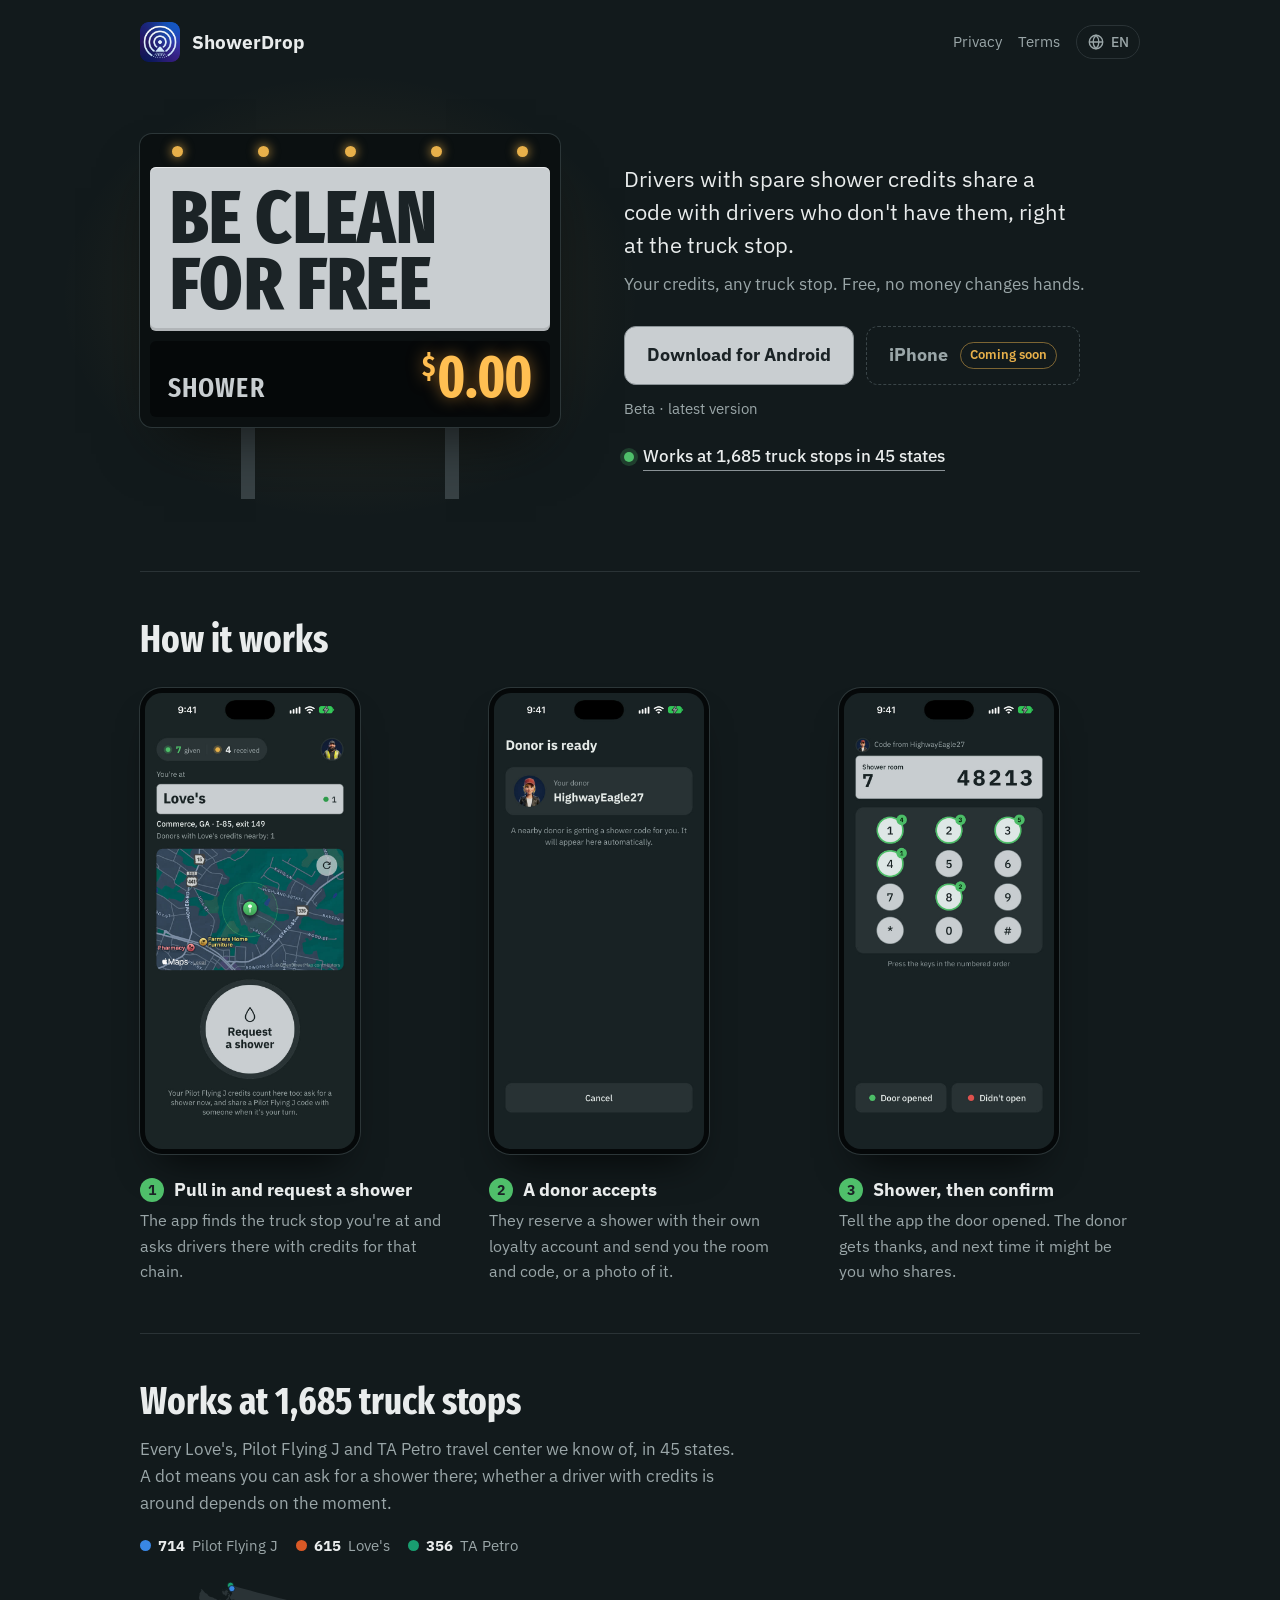
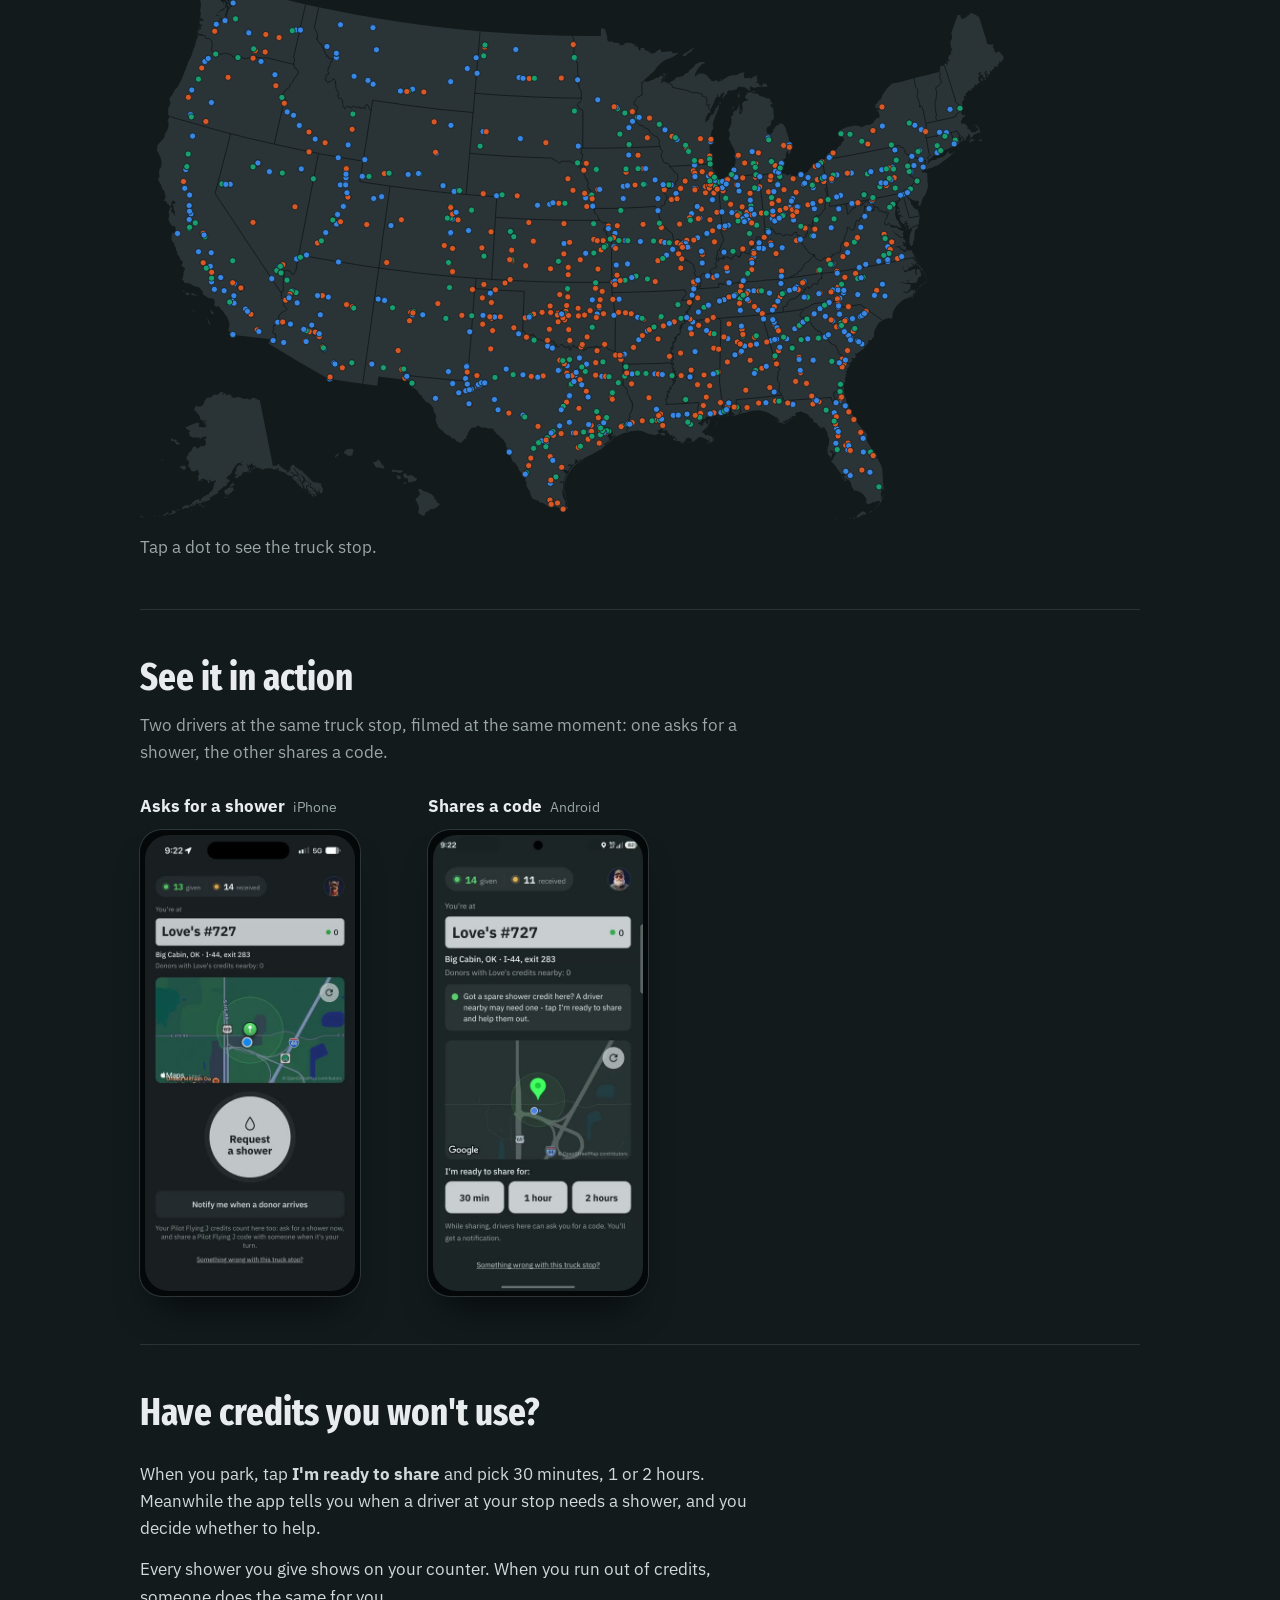
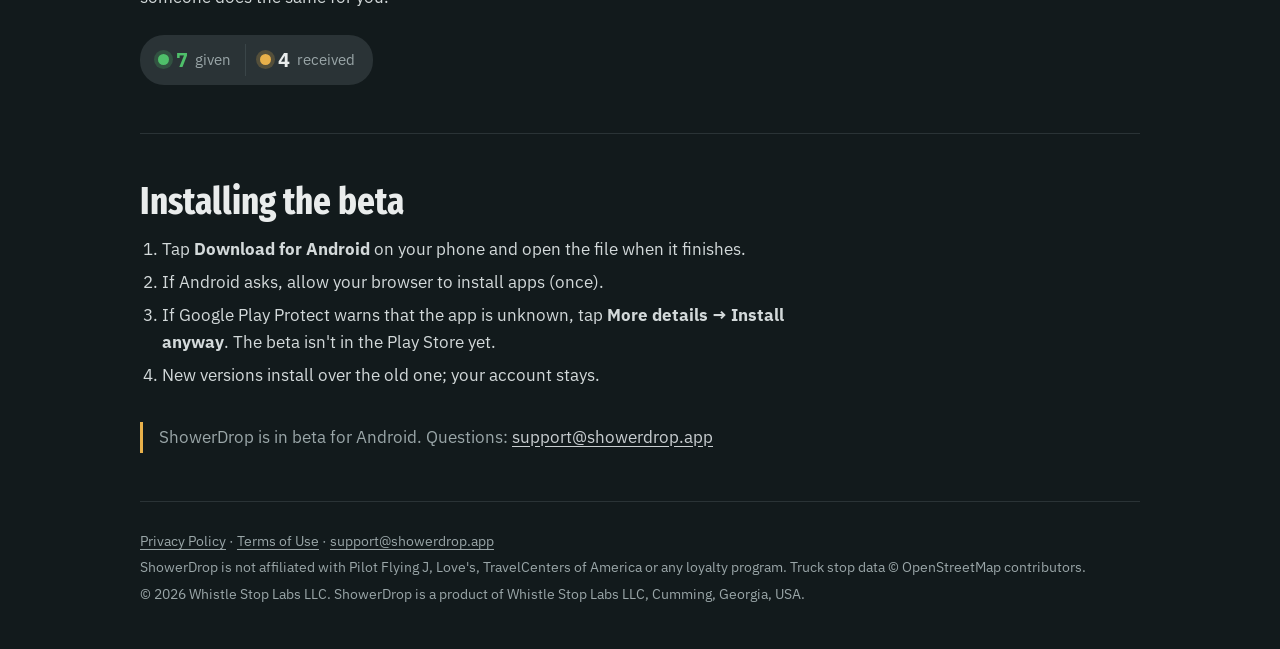
<file: index.html>
<!doctype html>
<html lang="en">
<head>
  <meta charset="utf-8">
  <meta name="viewport" content="width=device-width, initial-scale=1">
  <title>ShowerDrop</title>
  <meta name="description" content="Truck drivers share spare shower credits at truck stops. Free, no money involved.">
  <link rel="icon" href="favicon.png?v=20261019">
  <link rel="preconnect" href="https://fonts.googleapis.com">
  <link rel="preconnect" href="https://fonts.gstatic.com" crossorigin>
  <link href="https://fonts.googleapis.com/css2?family=Fira+Sans+Extra+Condensed:wght@600;700;800&family=IBM+Plex+Sans:wght@400;500;700&display=swap" rel="stylesheet">
  <link rel="stylesheet" href="style.css?v=20261017c">
</head>
<body class="home-page">
  <header>
    <a class="home" href="./"><img src="logo.png?v=20261019" alt="">ShowerDrop</a>
    <nav>
      <a href="privacy.html" data-i18n="nav.privacy">Privacy</a>
      <a href="terms.html" data-i18n="nav.terms">Terms</a>
    </nav>
  </header>

  <main>
    <!-- The hero is a truck stop pylon sign: marker lamps, the headline on the steel face, a price board. -->
    <section class="hero">
      <div class="pylon">
        <div class="sign">
          <div class="markers" aria-hidden="true"><i></i><i></i><i></i><i></i><i></i></div>
          <h1 data-i18n="hero.h">Be clean for free</h1>
          <div class="board">
            <span data-i18n="board.item">Shower</span>
            <b><small>$</small>0.00</b>
          </div>
        </div>
        <div class="posts" aria-hidden="true"></div>
      </div>

      <div class="pitch">
        <p class="lead" data-i18n="lead">Drivers with spare shower credits share a code with drivers who don't have them, right at the truck stop.</p>
        <p class="sub" data-i18n="sub">Your credits, any truck stop. Free, no money changes hands.</p>
        <div class="download">
          <div class="stores">
            <a class="button" href="https://github.com/dmytro-s88/showerdrop-site/releases/latest/download/ShowerDrop.apk" data-i18n="download">Download for Android</a>
            <span class="button button-soon" role="note" aria-label="iPhone: coming soon">
              <span>iPhone</span> <span class="soon" data-i18n="soon">Coming soon</span>
            </span>
          </div>
          <span id="release" data-i18n="release.default">Beta · latest version</span>
        </div>
        <a class="where-link" href="#where" id="where-link"><i aria-hidden="true"></i><span>Works at 1,685 truck stops in 45 states</span></a>
      </div>
    </section>

    <section class="how">
      <h2 data-i18n="how.h">How it works</h2>
      <ol class="steps">
        <li>
          <figure class="phone"><img src="img/step-1.jpg" width="350" height="761" alt="" data-i18n-alt="shot1.alt"></figure>
          <div><b data-i18n="step1.t">Pull in and request a shower</b><span data-i18n="step1.d">The app finds the truck stop you're at and asks drivers there with credits for that chain.</span></div>
        </li>
        <li>
          <figure class="phone"><img src="img/step-2.jpg" width="350" height="761" alt="" data-i18n-alt="shot2.alt" loading="lazy"></figure>
          <div><b data-i18n="step2.t">A donor accepts</b><span data-i18n="step2.d">They reserve a shower with their own loyalty account and send you the room and code, or a photo of it.</span></div>
        </li>
        <li>
          <figure class="phone"><img src="img/step-3.jpg" width="350" height="761" alt="" data-i18n-alt="shot3.alt" loading="lazy"></figure>
          <div><b data-i18n="step3.t">Shower, then confirm</b><span data-i18n="step3.d">Tell the app the door opened. The donor gets thanks, and next time it might be you who shares.</span></div>
        </li>
      </ol>
    </section>

    <!-- Where it works: every truck stop in the app, drawn by scripts/site-map/build.mjs into stops-map.svg
         (loaded when the section comes near). Tap a dot: the stop and a link to directions. -->
    <section class="where" id="where" aria-labelledby="where-h">
      <h2 id="where-h">Works at 1,685 truck stops</h2>
      <p class="where-sub" id="where-sub">Every Love's, Pilot Flying J and TA Petro travel center we know of, in 45 states.</p>
      <div class="where-chains" id="where-chains" aria-hidden="true"></div>
      <div class="where-map" id="where-map" role="img" aria-labelledby="where-h"></div>
      <p class="where-pick" id="where-pick" aria-live="polite" data-i18n="where.pick">Tap a dot to see the truck stop.</p>
    </section>

    <!-- Two phones filmed at the same moment at Love's #727, Big Cabin, OK (2026-10-17): the receiver (iPhone)
         and the donor (Android), status bars kept so the phones are recognisable. The two videos are kept in
         step by the script at the bottom. -->
    <section class="live" aria-labelledby="live-h">
      <h2 id="live-h" data-i18n="live.h">See it in action</h2>
      <p class="live-sub" data-i18n="live.sub">Two drivers at the same truck stop, filmed at the same moment: one asks for a shower, the other shares a code.</p>
      <div class="duo">
        <figure>
          <figcaption><b data-i18n="live.receiver">Asks for a shower</b><span>iPhone</span></figcaption>
          <div class="phone live-phone"><video src="video/receiver-iphone.mp4" poster="video/receiver-iphone.jpg" muted playsinline preload="metadata"></video></div>
        </figure>
        <figure>
          <figcaption><b data-i18n="live.donor">Shares a code</b><span>Android</span></figcaption>
          <div class="phone live-phone"><video src="video/donor-android.mp4" poster="video/donor-android.jpg" muted playsinline preload="metadata"></video></div>
        </figure>
      </div>
    </section>

    <section class="donor">
      <h2 data-i18n="donor.h">Have credits you won't use?</h2>
      <p data-i18n-html="donor.d1">When you park, tap <b>I'm ready to share</b>. For the next 30 minutes the app tells you when a driver at your stop needs a shower, and you decide whether to help.</p>
      <p data-i18n="donor.d2">Every shower you give shows on your counter. When you run out of credits, someone does the same for you.</p>
      <div class="counters" aria-hidden="true">
        <span><i class="lamp-green"></i><b>7</b> <em data-i18n="cnt.given">given</em></span>
        <span><i class="lamp-amber"></i><b>4</b> <em data-i18n="cnt.received">received</em></span>
      </div>
    </section>

    <section class="install">
      <h2 data-i18n="install.h">Installing the beta</h2>
      <ol>
        <li data-i18n-html="install.1">Tap <b>Download for Android</b> on your phone and open the file when it finishes.</li>
        <li data-i18n-html="install.2">If Android asks, allow your browser to install apps (once).</li>
        <li data-i18n-html="install.3">If Google Play Protect warns that the app is unknown, tap <b>More details → Install anyway</b>. The beta isn't in the Play Store yet.</li>
        <li data-i18n-html="install.4">New versions install over the old one; your account stays.</li>
      </ol>
      <p class="note" data-i18n-html="note">ShowerDrop is in beta for Android. Questions: <a href="mailto:support@showerdrop.app">support@showerdrop.app</a></p>
    </section>
  </main>

  <footer>
    <p><a href="privacy.html" data-i18n="footer.privacy">Privacy Policy</a> · <a href="terms.html" data-i18n="footer.terms">Terms of Use</a> · <a href="mailto:support@showerdrop.app">support@showerdrop.app</a></p>
    <p data-i18n="footer.disclaimer">ShowerDrop is not affiliated with Pilot Flying J, Love's, TravelCenters of America or any loyalty program. Truck stop data © OpenStreetMap contributors.</p>
    <p class="company">© 2026 Whistle Stop Labs LLC. ShowerDrop is a product of Whistle Stop Labs LLC, Cumming, Georgia, USA.</p>
  </footer>

  <script src="i18n.js?v=20261017b"></script>
  <script>
    // "See it in action": both phones play together while on screen, and restart together, so the code
    // the donor sends lands on the receiver's phone at the same moment. Reduced motion: controls instead.
    (function () {
      const videos = [...document.querySelectorAll('.live video')];
      if (!videos.length) return;
      if (matchMedia('(prefers-reduced-motion: reduce)').matches) { videos.forEach((v) => { v.controls = true; }); return; }
      let visible = false;
      const [lead, ...rest] = videos;
      const align = () => rest.forEach((v) => { if (Math.abs(v.currentTime - lead.currentTime) > 0.15) v.currentTime = lead.currentTime; });
      const playBoth = () => { align(); videos.forEach((v) => v.play().catch(() => {})); };
      setInterval(() => { if (!lead.paused) align(); }, 2000);
      const restart = () => { videos.forEach((v) => { v.pause(); v.currentTime = 0; }); if (visible) playBoth(); };
      videos.forEach((v) => v.addEventListener('ended', restart));
      new IntersectionObserver(([e]) => {
        visible = e.isIntersecting;
        if (visible) { videos.forEach((v) => { v.preload = 'auto'; }); playBoth(); }
        else videos.forEach((v) => v.pause());
      }, { threshold: 0.35 }).observe(document.querySelector('.live'));
    })();
  </script>
  <script>
    // "Works at N truck stops": the numbers come with the map, so they always match its dots.
    (function () {
      const box = document.getElementById('where-map');
      if (!box) return;
      const CHAINS = ['Pilot Flying J', "Love's", 'TA Petro'];
      let svg = null, picked = null, counts = null;
      const n = (v) => Number(v).toLocaleString(siteI18n.lang);
      // The numbers (also in the first block's link) come from stops-map.json, written with the map.
      const texts = () => {
        if (!counts) return;
        document.querySelector('#where-link span').textContent = siteI18n.t('where.link', { n: n(counts.total), s: counts.states });
        document.getElementById('where-h').textContent = siteI18n.t('where.h', { n: n(counts.total) });
        document.getElementById('where-sub').textContent = siteI18n.t('where.sub', { s: counts.states });
        document.getElementById('where-chains').innerHTML = CHAINS.map((c, i) => `<span><i class="c${i}"></i><b>${n(counts.chains[i])}</b> ${c}</span>`).join('');
        if (picked) show(picked);
      };
      fetch('stops-map.json?v=20261018a').then((r) => r.ok ? r.json() : null).then((c) => { if (c) { counts = c; texts(); } }).catch(() => {});
      // The dots are small on a phone: a tap picks the nearest one within reach.
      const show = (dot) => {
        picked = dot;
        svg.querySelectorAll('circle.on').forEach((c) => c.classList.remove('on'));
        dot.classList.add('on');
        dot.parentNode.appendChild(dot);
        const [chain, road, place, ll] = dot.dataset.t.split('|');
        const pick = document.getElementById('where-pick');
        pick.innerHTML = `<b></b> <span></span> <a target="_blank" rel="noopener"></a>`;
        pick.querySelector('b').textContent = chain;
        pick.querySelector('span').textContent = [road, place].filter(Boolean).join(', ');
        const a = pick.querySelector('a');
        a.href = `https://www.google.com/maps/dir/?api=1&destination=${ll}`;
        a.textContent = siteI18n.t('where.directions');
      };
      const onTap = (e) => {
        const pt = svg.createSVGPoint(); pt.x = e.clientX; pt.y = e.clientY;
        const p = pt.matrixTransform(svg.getScreenCTM().inverse());
        const reach = 22 * (975 / svg.getBoundingClientRect().width);
        let best = null, bd = reach * reach;
        for (const c of svg.querySelectorAll('.stops circle')) {
          const dx = c.cx.baseVal.value - p.x, dy = c.cy.baseVal.value - p.y, d = dx * dx + dy * dy;
          if (d < bd) { bd = d; best = c; }
        }
        if (best) show(best);
      };
      const load = () => fetch('stops-map.svg?v=20261018a').then((r) => r.ok ? r.text() : Promise.reject(r.status)).then((t) => {
        box.innerHTML = t;
        svg = box.querySelector('svg');
        svg.addEventListener('click', onTap);
      }).catch(() => { box.hidden = true; });
      document.addEventListener('langchange', texts);
      new IntersectionObserver(([e], o) => { if (e.isIntersecting) { o.disconnect(); load(); } }, { rootMargin: '600px' }).observe(box);
    })();
  </script>
  <script>
    // Show which version the button downloads (the newest GitHub release). Without it the button still works.
    let release = null;
    const showRelease = () => {
      if (!release) return;
      const date = new Date(release.date).toLocaleDateString(siteI18n.lang, { month: 'short', day: 'numeric' });
      document.getElementById('release').textContent = siteI18n.t('release.fmt', { v: release.version, mb: release.mb, date });
    };
    document.addEventListener('langchange', showRelease);
    fetch('https://api.github.com/repos/dmytro-s88/showerdrop-site/releases/latest')
      .then((r) => r.ok ? r.json() : null)
      .then((rel) => {
        const apk = rel && rel.assets.find((a) => a.name === 'ShowerDrop.apk');
        if (!apk) return;
        release = { version: rel.tag_name.replace(/^v/, ''), mb: Math.round(apk.size / 1048576), date: rel.published_at };
        showRelease();
      })
      .catch(() => {});
  </script>
  <!-- Cloudflare Web Analytics: visit counts without cookies (see the privacy policy). -->
  <script defer src="https://static.cloudflareinsights.com/beacon.min.js" data-cf-beacon='{"token": "87c0a4ad861242cfab0a79b73c1f3371"}'></script>
</body>
</html>
</file>
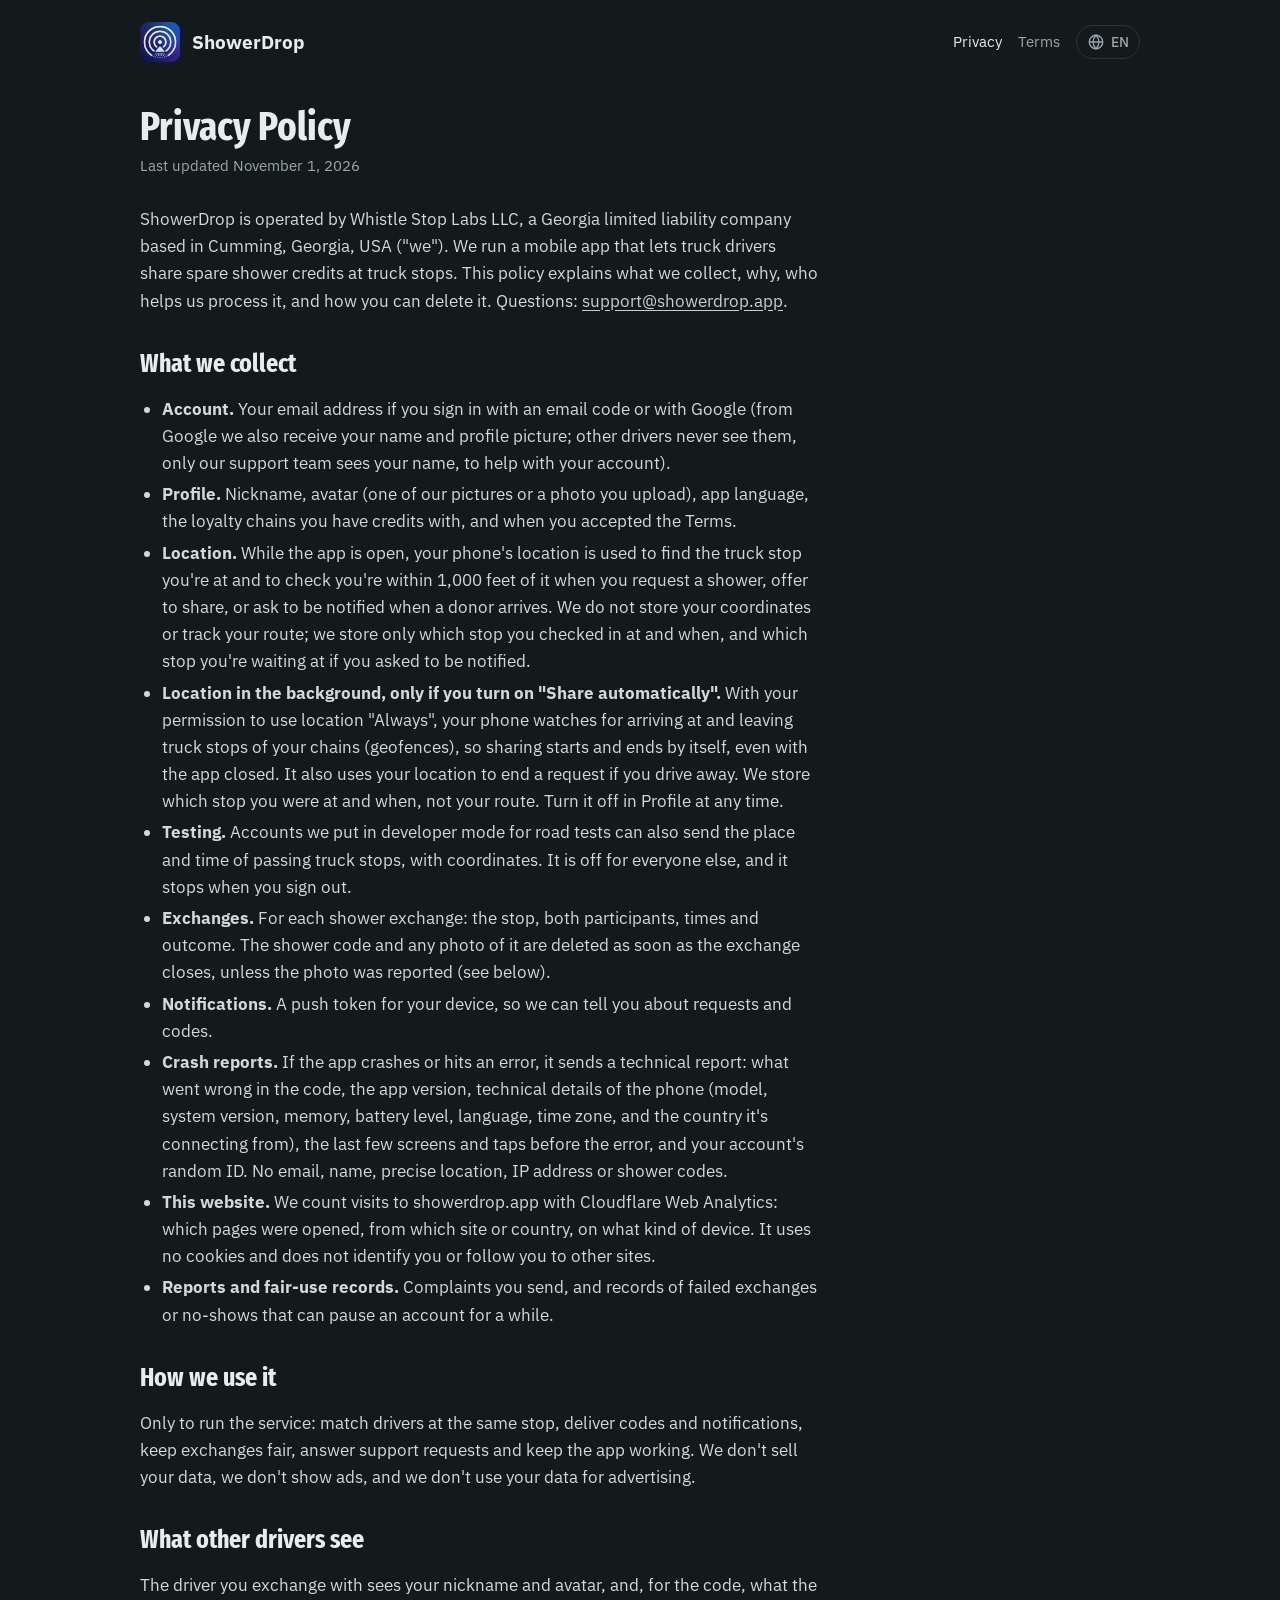
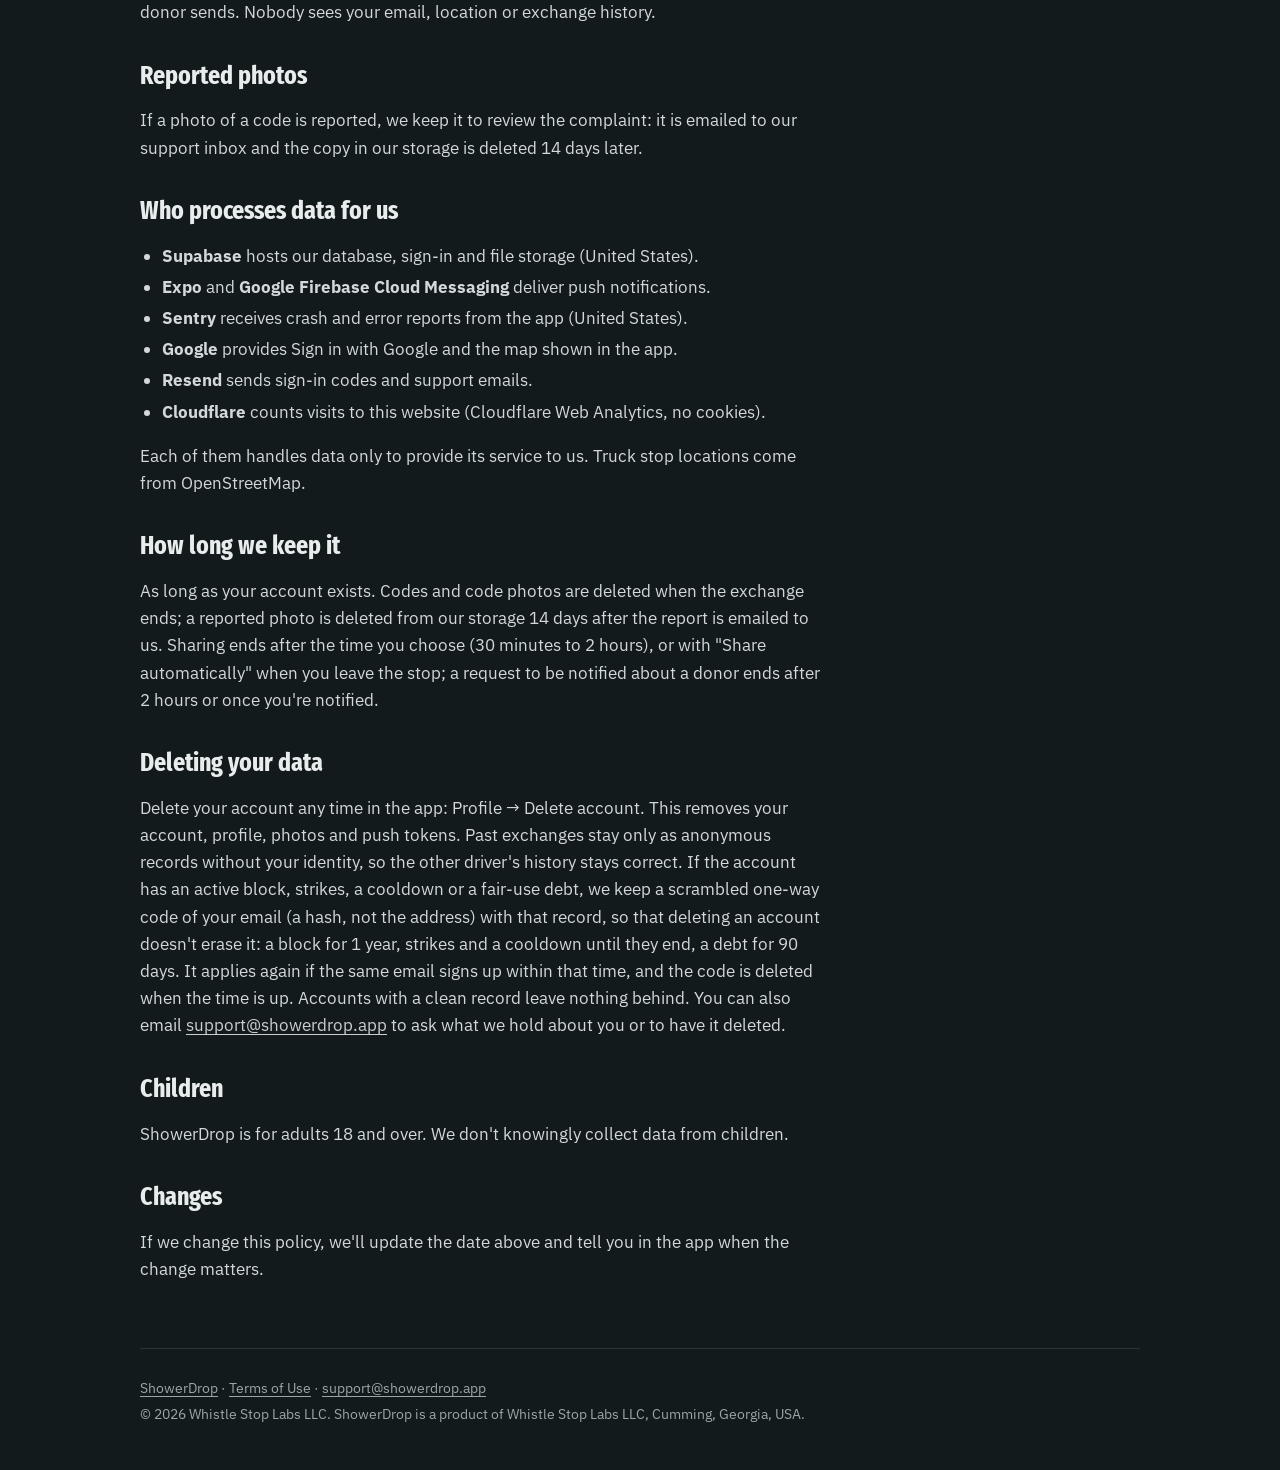
<file: privacy.html>
<!doctype html>
<html lang="en">
<head>
  <meta charset="utf-8">
  <meta name="viewport" content="width=device-width, initial-scale=1">
  <title>Privacy Policy · ShowerDrop</title>
  <meta name="description" content="What ShowerDrop collects, why, who processes it, and how to delete it.">
  <link rel="icon" href="favicon.png?v=20261019">
  <link rel="preconnect" href="https://fonts.googleapis.com">
  <link rel="preconnect" href="https://fonts.gstatic.com" crossorigin>
  <link href="https://fonts.googleapis.com/css2?family=Fira+Sans+Extra+Condensed:wght@600;700;800&family=IBM+Plex+Sans:wght@400;500;700&display=swap" rel="stylesheet">
  <link rel="stylesheet" href="style.css?v=20261010b">
</head>
<body>
  <header>
    <a class="home" href="./"><img src="logo.png?v=20261019" alt="">ShowerDrop</a>
    <nav>
      <a href="privacy.html" aria-current="page" data-i18n="nav.privacy">Privacy</a>
      <a href="terms.html" data-i18n="nav.terms">Terms</a>
    </nav>
  </header>

  <main class="doc">
    <p class="legal-note" data-legal-note hidden></p>
    <h1>Privacy Policy</h1>
    <p class="updated">Last updated November 1, 2026</p>

    <p>ShowerDrop is operated by Whistle Stop Labs LLC, a Georgia limited liability company based in Cumming, Georgia, USA ("we"). We run a mobile app that lets truck drivers share spare shower credits at truck stops. This policy explains what we collect, why, who helps us process it, and how you can delete it. Questions: <a href="mailto:support@showerdrop.app">support@showerdrop.app</a>.</p>

    <h2>What we collect</h2>
    <ul>
      <li><b>Account.</b> Your email address if you sign in with an email code or with Google (from Google we also receive your name and profile picture; other drivers never see them, only our support team sees your name, to help with your account).</li>
      <li><b>Profile.</b> Nickname, avatar (one of our pictures or a photo you upload), app language, the loyalty chains you have credits with, and when you accepted the Terms.</li>
      <li><b>Location.</b> While the app is open, your phone's location is used to find the truck stop you're at and to check you're within 1,000 feet of it when you request a shower, offer to share, or ask to be notified when a donor arrives. We do not store your coordinates or track your route; we store only which stop you checked in at and when, and which stop you're waiting at if you asked to be notified.</li>
      <li><b>Location in the background, only if you turn on "Share automatically".</b> With your permission to use location "Always", your phone watches for arriving at and leaving truck stops of your chains (geofences), so sharing starts and ends by itself, even with the app closed. It also uses your location to end a request if you drive away. We store which stop you were at and when, not your route. Turn it off in Profile at any time.</li>
      <li><b>Testing.</b> Accounts we put in developer mode for road tests can also send the place and time of passing truck stops, with coordinates. It is off for everyone else, and it stops when you sign out.</li>
      <li><b>Exchanges.</b> For each shower exchange: the stop, both participants, times and outcome. The shower code and any photo of it are deleted as soon as the exchange closes, unless the photo was reported (see below).</li>
      <li><b>Notifications.</b> A push token for your device, so we can tell you about requests and codes.</li>
      <li><b>Crash reports.</b> If the app crashes or hits an error, it sends a technical report: what went wrong in the code, the app version, technical details of the phone (model, system version, memory, battery level, language, time zone, and the country it's connecting from), the last few screens and taps before the error, and your account's random ID. No email, name, precise location, IP address or shower codes.</li>
      <li><b>This website.</b> We count visits to showerdrop.app with Cloudflare Web Analytics: which pages were opened, from which site or country, on what kind of device. It uses no cookies and does not identify you or follow you to other sites.</li>
      <li><b>Reports and fair-use records.</b> Complaints you send, and records of failed exchanges or no-shows that can pause an account for a while.</li>
    </ul>

    <h2>How we use it</h2>
    <p>Only to run the service: match drivers at the same stop, deliver codes and notifications, keep exchanges fair, answer support requests and keep the app working. We don't sell your data, we don't show ads, and we don't use your data for advertising.</p>

    <h2>What other drivers see</h2>
    <p>The driver you exchange with sees your nickname and avatar, and, for the code, what the donor sends. Nobody sees your email, location or exchange history.</p>

    <h2>Reported photos</h2>
    <p>If a photo of a code is reported, we keep it to review the complaint: it is emailed to our support inbox and the copy in our storage is deleted 14 days later.</p>

    <h2>Who processes data for us</h2>
    <ul>
      <li><b>Supabase</b> hosts our database, sign-in and file storage (United States).</li>
      <li><b>Expo</b> and <b>Google Firebase Cloud Messaging</b> deliver push notifications.</li>
      <li><b>Sentry</b> receives crash and error reports from the app (United States).</li>
      <li><b>Google</b> provides Sign in with Google and the map shown in the app.</li>
      <li><b>Resend</b> sends sign-in codes and support emails.</li>
      <li><b>Cloudflare</b> counts visits to this website (Cloudflare Web Analytics, no cookies).</li>
    </ul>
    <p>Each of them handles data only to provide its service to us. Truck stop locations come from OpenStreetMap.</p>

    <h2>How long we keep it</h2>
    <p>As long as your account exists. Codes and code photos are deleted when the exchange ends; a reported photo is deleted from our storage 14 days after the report is emailed to us. Sharing ends after the time you choose (30 minutes to 2 hours), or with "Share automatically" when you leave the stop; a request to be notified about a donor ends after 2 hours or once you're notified.</p>

    <h2>Deleting your data</h2>
    <p>Delete your account any time in the app: Profile → Delete account. This removes your account, profile, photos and push tokens. Past exchanges stay only as anonymous records without your identity, so the other driver's history stays correct. If the account has an active block, strikes, a cooldown or a fair-use debt, we keep a scrambled one-way code of your email (a hash, not the address) with that record, so that deleting an account doesn't erase it: a block for 1 year, strikes and a cooldown until they end, a debt for 90 days. It applies again if the same email signs up within that time, and the code is deleted when the time is up. Accounts with a clean record leave nothing behind. You can also email <a href="mailto:support@showerdrop.app">support@showerdrop.app</a> to ask what we hold about you or to have it deleted.</p>

    <h2>Children</h2>
    <p>ShowerDrop is for adults 18 and over. We don't knowingly collect data from children.</p>

    <h2>Changes</h2>
    <p>If we change this policy, we'll update the date above and tell you in the app when the change matters.</p>
  </main>

  <footer>
    <p><a href="./">ShowerDrop</a> · <a href="terms.html" data-i18n="footer.terms">Terms of Use</a> · <a href="mailto:support@showerdrop.app">support@showerdrop.app</a></p>
    <p class="company">© 2026 Whistle Stop Labs LLC. ShowerDrop is a product of Whistle Stop Labs LLC, Cumming, Georgia, USA.</p>
  </footer>
  <script src="i18n.js?v=20261010b"></script>
  <!-- Cloudflare Web Analytics: visit counts without cookies (see the privacy policy). -->
  <script defer src="https://static.cloudflareinsights.com/beacon.min.js" data-cf-beacon='{"token": "87c0a4ad861242cfab0a79b73c1f3371"}'></script>
</body>
</html>
</file>
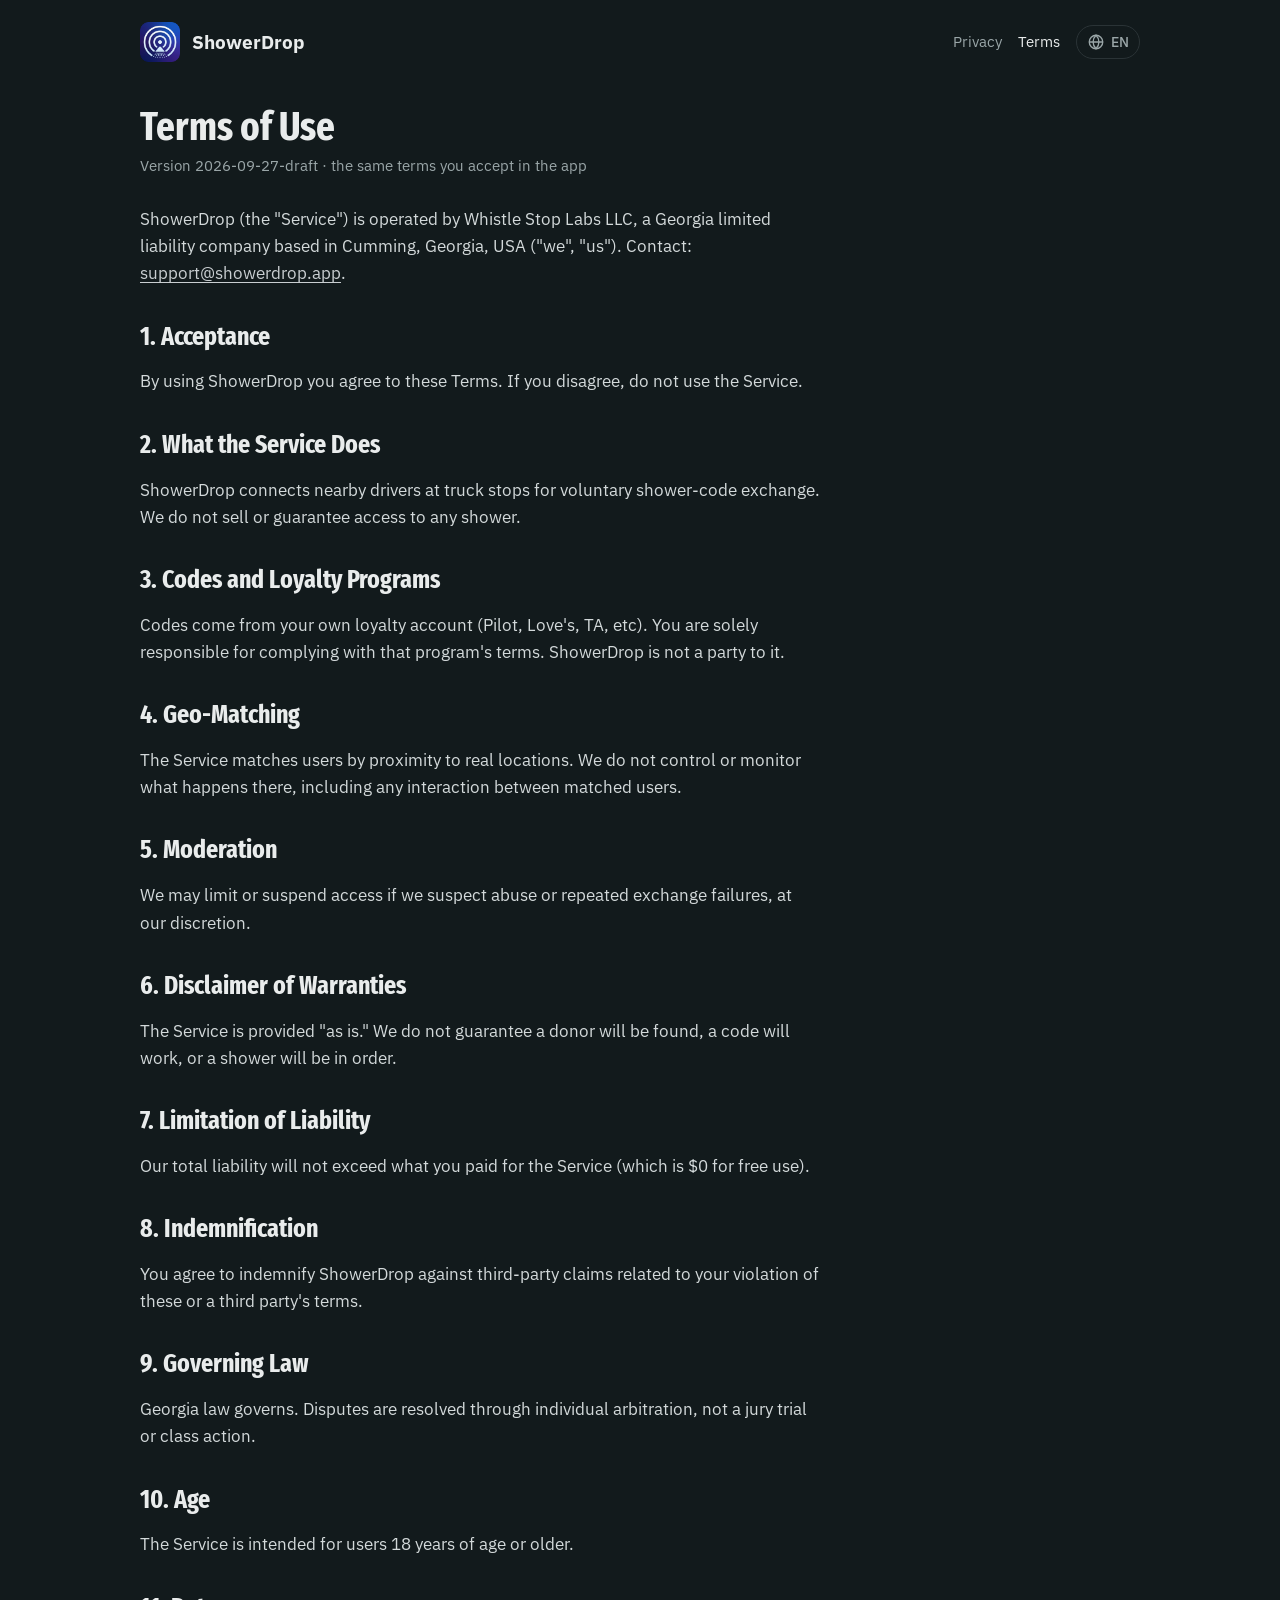
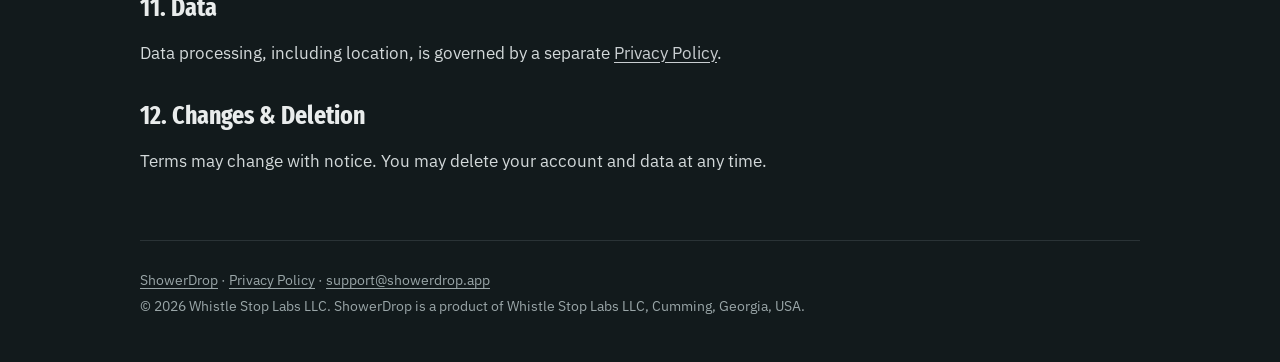
<file: terms.html>
<!doctype html>
<html lang="en">
<head>
  <meta charset="utf-8">
  <meta name="viewport" content="width=device-width, initial-scale=1">
  <title>Terms of Use · ShowerDrop</title>
  <meta name="description" content="The terms for using ShowerDrop.">
  <link rel="icon" href="favicon.png?v=20261019">
  <link rel="preconnect" href="https://fonts.googleapis.com">
  <link rel="preconnect" href="https://fonts.gstatic.com" crossorigin>
  <link href="https://fonts.googleapis.com/css2?family=Fira+Sans+Extra+Condensed:wght@600;700;800&family=IBM+Plex+Sans:wght@400;500;700&display=swap" rel="stylesheet">
  <link rel="stylesheet" href="style.css?v=20261010b">
</head>
<body>
  <header>
    <a class="home" href="./"><img src="logo.png?v=20261019" alt="">ShowerDrop</a>
    <nav>
      <a href="privacy.html" data-i18n="nav.privacy">Privacy</a>
      <a href="terms.html" aria-current="page" data-i18n="nav.terms">Terms</a>
    </nav>
  </header>

  <main class="doc">
    <p class="legal-note" data-legal-note hidden></p>
    <h1>Terms of Use</h1>
    <p class="updated">Version 2026-09-27-draft · the same terms you accept in the app</p>

    <p>ShowerDrop (the "Service") is operated by Whistle Stop Labs LLC, a Georgia limited liability company based in Cumming, Georgia, USA ("we", "us"). Contact: <a href="mailto:support@showerdrop.app">support@showerdrop.app</a>.</p>

    <h2>1. Acceptance</h2>
    <p>By using ShowerDrop you agree to these Terms. If you disagree, do not use the Service.</p>
    <h2>2. What the Service Does</h2>
    <p>ShowerDrop connects nearby drivers at truck stops for voluntary shower-code exchange. We do not sell or guarantee access to any shower.</p>
    <h2>3. Codes and Loyalty Programs</h2>
    <p>Codes come from your own loyalty account (Pilot, Love&#x27;s, TA, etc). You are solely responsible for complying with that program&#x27;s terms. ShowerDrop is not a party to it.</p>
    <h2>4. Geo-Matching</h2>
    <p>The Service matches users by proximity to real locations. We do not control or monitor what happens there, including any interaction between matched users.</p>
    <h2>5. Moderation</h2>
    <p>We may limit or suspend access if we suspect abuse or repeated exchange failures, at our discretion.</p>
    <h2>6. Disclaimer of Warranties</h2>
    <p>The Service is provided &quot;as is.&quot; We do not guarantee a donor will be found, a code will work, or a shower will be in order.</p>
    <h2>7. Limitation of Liability</h2>
    <p>Our total liability will not exceed what you paid for the Service (which is $0 for free use).</p>
    <h2>8. Indemnification</h2>
    <p>You agree to indemnify ShowerDrop against third-party claims related to your violation of these or a third party&#x27;s terms.</p>
    <h2>9. Governing Law</h2>
    <p>Georgia law governs. Disputes are resolved through individual arbitration, not a jury trial or class action.</p>
    <h2>10. Age</h2>
    <p>The Service is intended for users 18 years of age or older.</p>
    <h2>11. Data</h2>
    <p>Data processing, including location, is governed by a separate <a href="privacy.html" data-i18n="footer.privacy">Privacy Policy</a>.</p>
    <h2>12. Changes &amp; Deletion</h2>
    <p>Terms may change with notice. You may delete your account and data at any time.</p>
  </main>

  <footer>
    <p><a href="./">ShowerDrop</a> · <a href="privacy.html" data-i18n="footer.privacy">Privacy Policy</a> · <a href="mailto:support@showerdrop.app">support@showerdrop.app</a></p>
    <p class="company">© 2026 Whistle Stop Labs LLC. ShowerDrop is a product of Whistle Stop Labs LLC, Cumming, Georgia, USA.</p>
  </footer>
  <script src="i18n.js?v=20261010b"></script>
  <!-- Cloudflare Web Analytics: visit counts without cookies (see the privacy policy). -->
  <script defer src="https://static.cloudflareinsights.com/beacon.min.js" data-cf-beacon='{"token": "87c0a4ad861242cfab0a79b73c1f3371"}'></script>
</body>
</html>
</file>
<file: style.css>
/* ShowerDrop site: the app's own look (dark slate, steel plate, green lamp), one column, phone first. */
:root {
  --bg: #121a1c;
  --surface: #1b2326;
  --surface2: #2a3336;
  --steel: #c9ced1;
  --steel-dark: #8a9296;
  --ink: #1b2326;
  --text: #e9ecec;
  --dim: #9aa6a8;
  --accent: #4fbf6a;
  --amber: #e8b04a;
}

* { box-sizing: border-box; }

html { background: var(--bg); }

body {
  margin: 0;
  background: var(--bg);
  color: var(--text);
  font-family: "IBM Plex Sans", system-ui, sans-serif;
  font-size: 17px;
  line-height: 1.6;
}

/* One frame on every page (home, privacy, terms): the header and footer never move between pages. */
main, header, footer { width: 100%; max-width: 1040px; margin: 0 auto; padding: 0 20px; }

a { color: var(--steel); text-underline-offset: 3px; }
a:hover { color: #fff; }
a:focus-visible { outline: 2px solid var(--accent); outline-offset: 3px; border-radius: 4px; }

header { display: flex; align-items: center; gap: 12px; padding-top: 22px; padding-bottom: 8px; }
header img { width: 40px; height: 40px; }  /* the PNG has its own rounded corners and transparency (logo of 2026-10-19) */
header a.home { display: flex; align-items: center; gap: 12px; color: var(--text); text-decoration: none; font-weight: 700; font-size: 19px; }
header nav { margin-left: auto; display: flex; align-items: center; gap: 16px; font-size: 15px; }
/* Phones: the logo and the language globe; Privacy and Terms stay in the footer. */
@media (max-width: 460px) { header nav > a { display: none; } }
header nav a { color: var(--dim); text-decoration: none; }
header nav a:hover, header nav a[aria-current="page"] { color: var(--text); }

/* Language picker: a globe with the current code, a small menu under it. */
.lang { position: relative; }
.lang button {
  display: inline-flex; align-items: center; gap: 6px; font: inherit; font-size: 14px; font-weight: 500;
  color: var(--dim); background: transparent; border: 1px solid var(--surface2); border-radius: 18px;
  padding: 5px 10px; cursor: pointer;
}
.lang button:hover, .lang button[aria-expanded="true"] { color: var(--text); border-color: var(--steel-dark); }
.lang button:focus-visible, .lang li:focus-visible { outline: 2px solid var(--accent); outline-offset: 2px; }
.lang ul {
  position: absolute; right: 0; top: calc(100% + 6px); z-index: 10; margin: 0; padding: 6px; list-style: none;
  background: var(--surface2); border: 1px solid #34403f; border-radius: 12px; min-width: 150px;
  box-shadow: 0 10px 30px rgba(0, 0, 0, .35);
}
.lang li { padding: 9px 12px; border-radius: 8px; cursor: pointer; color: var(--text); font-size: 15px; }
.lang li:hover { background: #34403f; }
.lang li[aria-selected="true"] { color: var(--accent); font-weight: 500; }
.legal-note { color: var(--amber); font-size: 15px; margin: 0 0 18px; }

/* Home: wider than the legal pages, the sign and the phones need room. */

/* Hero: a truck stop pylon sign is the one bold thing. Marker lamps, the headline on the steel face,
   a price board in amber digits, two posts. The rest of the page stays quiet. */
.hero { display: grid; gap: 8px; padding: 32px 0 48px; align-items: center; }
@media (min-width: 820px) { .hero { grid-template-columns: minmax(0, 420px) minmax(0, 1fr); gap: 64px; padding: 64px 0 72px; } }

.pylon { position: relative; isolation: isolate; width: 100%; max-width: 420px; }
/* Light from the sign falling on the lot. */
.pylon::before {
  content: ""; position: absolute; inset: -60px -20px -20px; z-index: -1; pointer-events: none;
  background: radial-gradient(closest-side, rgba(232, 176, 74, 0.12), transparent);
}
/* On phones the glow stays within the page margin (20px), or the page scrolls sideways. */
@media (min-width: 820px) { .pylon::before { inset: -60px -80px -20px; } }
.sign { container-type: inline-size; background: #0b1011; border-radius: 12px; padding: 10px; box-shadow: 0 0 0 1px #2c3638, 0 30px 60px -24px rgba(0, 0, 0, 0.7); }
.markers { display: flex; justify-content: space-between; padding: 2px 22px 10px; }
.markers i { width: 11px; height: 11px; border-radius: 50%; background: var(--amber); box-shadow: 0 0 10px 2px rgba(232, 176, 74, 0.5); }
.sign h1 {
  margin: 0; padding: 18px 20px 14px; border-radius: 6px;
  background: var(--steel); color: var(--ink); box-shadow: inset 0 1px 0 rgba(255, 255, 255, 0.6), inset 0 -3px 0 rgba(0, 0, 0, 0.12);
  font-family: "Fira Sans Extra Condensed", "IBM Plex Sans", sans-serif; font-weight: 800; text-transform: uppercase;
  /* Sized by the sign's width (not the window's), so the longest word, БЕСПЛАТНО, fits. */
  font-size: min(88px, calc((100cqi - 40px) / 4.8)); line-height: 0.88; letter-spacing: 0.005em;
  overflow-wrap: anywhere;
}
.board {
  display: flex; align-items: baseline; justify-content: space-between; gap: 12px;
  margin-top: 10px; padding: 8px 18px 6px; border-radius: 6px; background: #050809;
  font-family: "Fira Sans Extra Condensed", "IBM Plex Sans", sans-serif;
}
.board span { color: var(--steel); font-weight: 600; font-size: 28px; text-transform: uppercase; letter-spacing: 0.04em; }
.board b { color: #ffbf52; font-weight: 700; font-size: 58px; line-height: 1; font-variant-numeric: tabular-nums; text-shadow: 0 0 16px rgba(255, 170, 60, 0.5); }
.board small { font-size: 0.5em; vertical-align: 0.75em; margin-right: 3px; }
.posts { height: 44px; margin: 0 24%; border-inline: 14px solid #384245; }
@media (min-width: 820px) { .posts { height: 72px; } }

/* The sign switches on once: lamps left to right, then the price flickers up. */
@media (prefers-reduced-motion: no-preference) {
  .markers i { animation: lamp-on 0.35s both; }
  .markers i:nth-child(2) { animation-delay: 0.1s; }
  .markers i:nth-child(3) { animation-delay: 0.2s; }
  .markers i:nth-child(4) { animation-delay: 0.3s; }
  .markers i:nth-child(5) { animation-delay: 0.4s; }
  .board b { animation: board-on 0.9s 0.6s both; }
}
@keyframes lamp-on { from { background: #4a3d24; box-shadow: none; } }
@keyframes board-on { 0% { opacity: 0.12; } 25% { opacity: 1; } 38% { opacity: 0.35; } 55%, 100% { opacity: 1; } }

.lead { font-size: 22px; line-height: 1.5; color: var(--text); margin: 0 0 10px; max-width: 34ch; }
.sub { color: var(--dim); margin: 0 0 28px; }
.download { display: flex; flex-direction: column; align-items: flex-start; gap: 12px; }
.stores { display: flex; gap: 12px; flex-wrap: wrap; }
.button {
  display: inline-block; background: var(--steel); color: var(--ink); font-weight: 700; font-size: 18px;
  text-decoration: none; border-radius: 12px; padding: 14px 22px; border: 1px solid var(--steel-dark);
}
.button:hover { background: #e2e6e7; color: var(--ink); }
/* iPhone isn't out yet: the same button, unlit, with an amber "coming soon" tag like the price board. */
.button-soon {
  display: inline-flex; align-items: center; gap: 10px; cursor: default;
  background: transparent; color: var(--dim); border: 1px dashed #3a4548;
}
.button-soon:hover { background: transparent; color: var(--dim); }
.soon {
  font-size: 13px; font-weight: 600; color: var(--amber); white-space: nowrap; margin-left: 2px;
  border: 1px solid rgba(232, 176, 74, 0.5); border-radius: 999px; padding: 2px 9px;
}
#release { color: var(--dim); font-size: 15px; }
/* The first block points down to the map: a green lamp and the count. */
.where-link { display: inline-flex; align-items: center; gap: 9px; margin-top: 22px; color: var(--text); font-weight: 500; text-decoration: none; }
.where-link i { width: 10px; height: 10px; border-radius: 50%; background: var(--accent); box-shadow: 0 0 0 4px rgba(79, 191, 106, 0.22); flex: none; }
.where-link span { border-bottom: 1px solid var(--steel-dark); }
.where-link:hover span { border-bottom-color: var(--text); }
.where { scroll-margin-top: 12px; }
/* Phones: the two buttons stack at full width, so they line up. */
@media (max-width: 460px) {
  .download { align-items: stretch; }
  .stores { flex-direction: column; }
  .stores .button { text-align: center; justify-content: center; }
}

/* Sections below the sign. */
.how, .donor, .install { padding: 48px 0; border-top: 1px solid var(--surface2); }
.home-page h2 { font-family: "Fira Sans Extra Condensed", "IBM Plex Sans", sans-serif; font-weight: 700; font-size: 38px; line-height: 1.05; margin: 0 0 28px; }

/* See it in action: two phones side by side, filmed at the same moment. */
.live { padding: 48px 0; border-top: 1px solid var(--surface2); }
.live-sub { color: var(--dim); max-width: 60ch; margin: -14px 0 26px; }
.duo { display: flex; gap: 28px; }
.duo figure { margin: 0; flex: 0 1 260px; min-width: 0; }
.duo figcaption { display: flex; align-items: baseline; gap: 8px; margin-bottom: 10px; flex-wrap: wrap; }
.duo figcaption b { font-size: 17px; }
.duo figcaption span { color: var(--dim); font-size: 14px; }
/* The videos keep the phones' own status bars, so the frame is rounder, like the phone itself. */
.live-phone { width: 100%; border-radius: 30px; padding: 6px; }
.live-phone video { display: block; width: 100%; height: auto; aspect-ratio: 440 / 956; border-radius: 24px; background: #050809; }
@media (max-width: 460px) {
  .duo { gap: 14px; }
  .duo figure { flex: 1 1 0; }
  /* Both captions on two lines (role, then phone), so the two phones start at the same height. */
  .duo figcaption { flex-direction: column; gap: 0; }
  .duo figcaption b { font-size: 15px; }
}

/* How it works: real app screens in phone frames; numbered because it is a sequence. */
.steps { list-style: none; padding: 0; margin: 0; display: grid; gap: 32px; counter-reset: step; }
.steps li { display: grid; grid-template-columns: 124px minmax(0, 1fr); gap: 18px; align-items: start; counter-increment: step; }
.phone { margin: 0; padding: 5px; background: #050809; border-radius: 22px; box-shadow: 0 0 0 1px #2c3638, 0 24px 40px -20px rgba(0, 0, 0, 0.8); }
.phone img { display: block; width: 100%; height: auto; border-radius: 17px; }
.steps b { display: flex; align-items: flex-start; gap: 10px; font-size: 18px; line-height: 1.3; margin: 2px 0 6px; }
.steps b::before {
  content: counter(step); flex: none; display: grid; place-items: center; width: 24px; height: 24px; border-radius: 50%;
  background: var(--accent); color: var(--ink); font-size: 14px; font-weight: 700;
}
.steps span { display: block; color: var(--dim); font-size: 16px; }
@media (min-width: 820px) {
  .steps { grid-template-columns: repeat(3, minmax(0, 1fr)); gap: 48px; }
  .steps li { grid-template-columns: 1fr; gap: 22px; }
  .phone { width: 220px; }
}

/* Where it works: the US with a dot per truck stop. Chain colors checked for color-blind readers. */
.where { padding: 48px 0; border-top: 1px solid var(--surface2); --c0: #3987e5; --c1: #d95926; --c2: #199e70; }
.where-sub { color: var(--dim); max-width: 60ch; margin: -14px 0 16px; }
.where-chains { display: flex; flex-wrap: wrap; gap: 6px 18px; font-size: 15px; color: var(--dim); min-height: 24px; }
.where-chains span { display: inline-flex; align-items: center; gap: 7px; }
.where-chains b { color: var(--text); font-variant-numeric: tabular-nums; }
.where-chains i { width: 11px; height: 11px; border-radius: 50%; }
.where-chains .c0, .where-map .c0 { background: var(--c0); fill: var(--c0); }
.where-chains .c1, .where-map .c1 { background: var(--c1); fill: var(--c1); }
.where-chains .c2, .where-map .c2 { background: var(--c2); fill: var(--c2); }
.where-map { margin-top: 14px; aspect-ratio: 975 / 610; width: 100%; max-width: 880px; }   /* the whole map and the line under it fit a laptop screen */
.where-map svg { display: block; width: 100%; height: auto; cursor: pointer; }
.where-map .land { fill: var(--surface2); }
.where-map .borders { fill: none; stroke: var(--bg); stroke-width: 1; }
.where-map circle { stroke: var(--bg); stroke-width: 0.8; }
.where-map circle.on { r: 7px; stroke: var(--text); stroke-width: 2; }
.where-pick { margin: 12px 0 0; color: var(--dim); min-height: 1.6em; }
.where-pick b { color: var(--text); }
.where-pick a { margin-left: 6px; white-space: nowrap; }
@media (max-width: 560px) { .where-map circle { r: 4.6px; } }

/* Donors: the same given / received counters as the app header. */
.donor p { max-width: 62ch; color: #d3d9da; margin: 0 0 14px; }
.counters { display: inline-flex; align-items: center; margin-top: 10px; padding: 9px 18px; border-radius: 24px; background: var(--surface2); }
.counters span { display: flex; align-items: center; gap: 7px; }
.counters span + span { margin-left: 14px; padding-left: 14px; border-left: 1px solid #3a4548; }
.counters i { width: 11px; height: 11px; border-radius: 50%; }
.counters .lamp-green { background: var(--accent); box-shadow: 0 0 0 4px rgba(79, 191, 106, 0.22); }
.counters .lamp-amber { background: var(--amber); box-shadow: 0 0 0 4px rgba(232, 176, 74, 0.22); }
.counters b { font-size: 20px; }
.counters span:first-child b { color: var(--accent); }
.counters em { font-style: normal; color: var(--dim); font-size: 15px; }

.install h2 { margin-bottom: 14px; }
.install ol { padding-left: 22px; margin: 0 0 32px; color: #d3d9da; max-width: 680px; }
.install li { margin: 6px 0; }

.note { border-left: 3px solid var(--amber); padding: 2px 0 2px 16px; color: var(--dim); margin: 0; }

/* Legal pages: plain, readable text. */
.doc { padding-top: 28px; padding-bottom: 24px; }  /* side padding comes from main */
/* Legal text keeps a readable measure inside the wide frame, left-aligned like the home sections. */
.doc > * { max-width: 680px; }
.doc h1 { font-family: "Fira Sans Extra Condensed", "IBM Plex Sans", sans-serif; font-weight: 700; font-size: 40px; line-height: 1.05; margin: 8px 0 6px; }
.doc .updated { color: var(--dim); font-size: 15px; margin: 0 0 28px; }
.doc h2 { font-family: "Fira Sans Extra Condensed", "IBM Plex Sans", sans-serif; font-weight: 700; font-size: 26px; line-height: 1.15; margin: 34px 0 6px; }
.doc p, .doc li { color: #d3d9da; }
.doc ul { padding-left: 22px; }
.doc li { margin: 4px 0; }

/* The rule spans the text column only, like the section rules above it. */
footer { width: calc(100% - 40px); max-width: 1000px; padding: 24px 0 40px; color: var(--dim); font-size: 14px; border-top: 1px solid var(--surface2); margin-top: 24px; }
.home-page footer { margin-top: 0; }
footer p { margin: 4px 0; }
footer a { color: var(--dim); }

/* Page-to-page transitions (Chrome, Safari 18+; others just navigate): the header stays put, the page
   underneath fades and rises in. */
@view-transition { navigation: auto; }
/* view-transition-name makes the header its own stacking layer: keep it (and the language menu) above the page. */
header { view-transition-name: site-header; position: relative; z-index: 20; }
::view-transition-old(root) { animation: 140ms ease-out both page-out; }
::view-transition-new(root) { animation: 280ms cubic-bezier(.2, .7, .2, 1) both page-in; }
@keyframes page-out { to { opacity: 0; } }
@keyframes page-in { from { opacity: 0; transform: translateY(12px); } }
@media (prefers-reduced-motion: reduce) {
  ::view-transition-old(*), ::view-transition-new(*), ::view-transition-group(*) { animation: none !important; }
}
</file>
